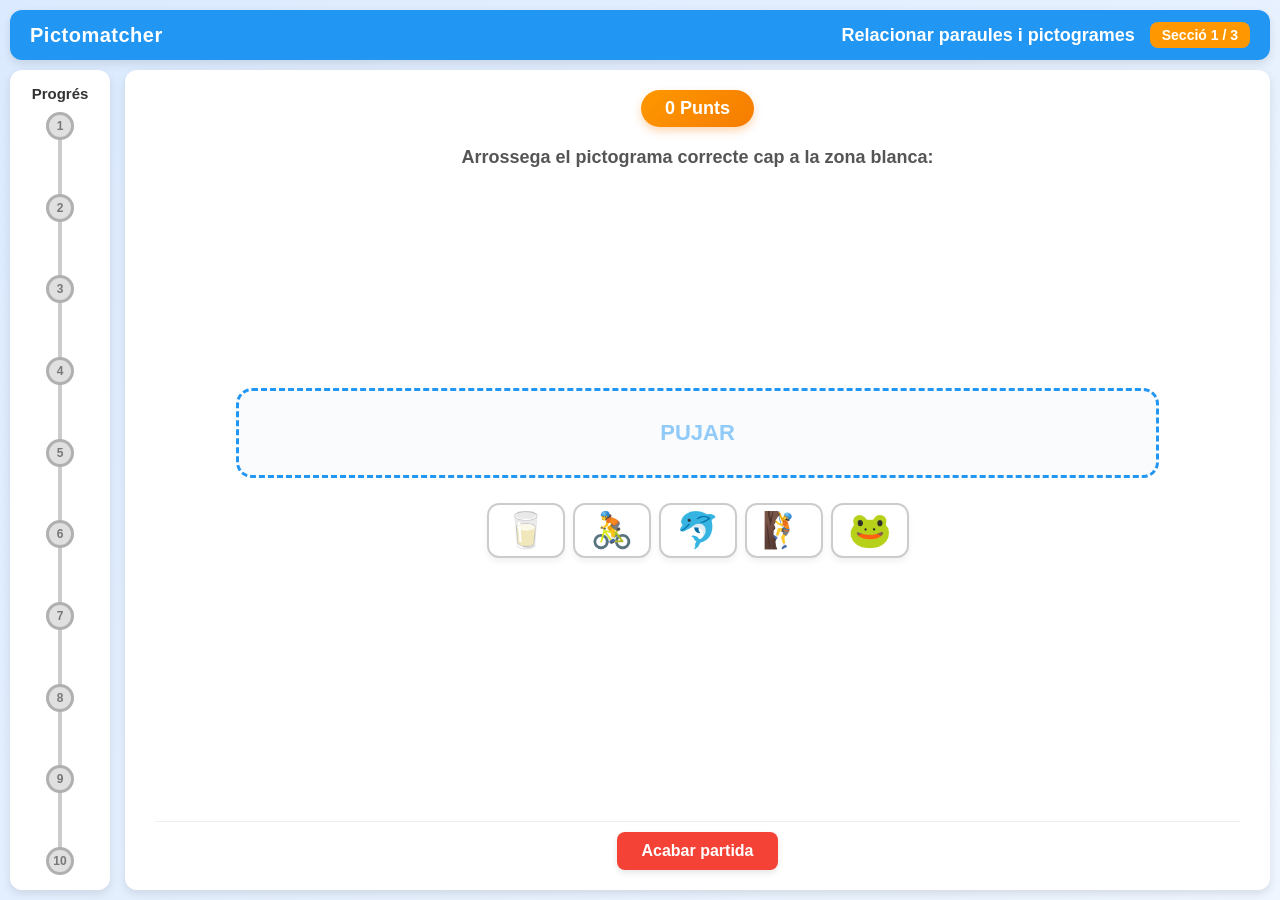
<file: joc1/index.html>
<!DOCTYPE html>
<html lang="ca">

<head>
    <meta charset="UTF-8">
    <meta name="viewport" content="width=device-width,initial-scale=1">
    <title>Pictomatcher</title>
    <link rel="stylesheet" href="../gameStyle.css">
</head>

<body>

    <div class="game-wrapper">
        <div id="phaseHeader" class="phase-header">
            <span id="gameTitle">Pictomatcher</span>
            <div class="right-group">
                <span id="headerTitle">Relacionar paraules i pictogrames</span>
                <span id="sectionBadge" class="section-badge">Secció 1 / 3</span>
            </div>
        </div>

        <div class="main-container">

            <div class="sidebar">
                <h3>Progrés</h3>
                <div id="progressContainer" class="progress-container">
                    <div class="circle" id="c1">1</div>
                    <div class="circle" id="c2">2</div>
                    <div class="circle" id="c3">3</div>
                    <div class="circle" id="c4">4</div>
                    <div class="circle" id="c5">5</div>
                    <div class="circle" id="c6">6</div>
                    <div class="circle" id="c7">7</div>
                    <div class="circle" id="c8">8</div>
                    <div class="circle" id="c9">9</div>
                    <div class="circle" id="c10">10</div>
                </div>
            </div>

            <div class="card">
                <div>
                    <div class="score-badge">
                        <span id="score">0</span>&nbsp;<span id="scoreLabel">Punts</span>
                    </div>
                    <h2 id="question"></h2>
                </div>

                <div id="gameArea" class="game-area">
                    <div id="duoHint" class="duo-sentence-hint" style="display:none;"></div>
                    <div id="targetZone" class="target-zone"></div>
                    <div id="options" class="options"></div>
                </div>

                <div id="msg"></div>

                <div class="exit-container">
                    <button id="actionBtn" class="btn-action" style="display:none;"></button>
                    <button class="btn-exit" onclick="showExitModal()">Acabar partida</button>
                </div>
            </div>

        </div>
    </div>

    <div id="exitModal" class="modal-overlay">
        <div class="modal-box">
            <h1>Alerta!</h1>
            <h2>Estàs segur que vols acabar la partida actual i tornar al menú?</h2>
            <div class="modal-buttons">
                <button class="btn-modal confirm" onclick="redirectToMenu()">Sí, vull sortir</button>
                <button class="btn-modal cancel" onclick="hideExitModal()">Cancel·lar</button>
            </div>
        </div>
    </div>

    <script src="dades.js"></script>

    <script src="script.js"></script>
</body>

</html>
</file>
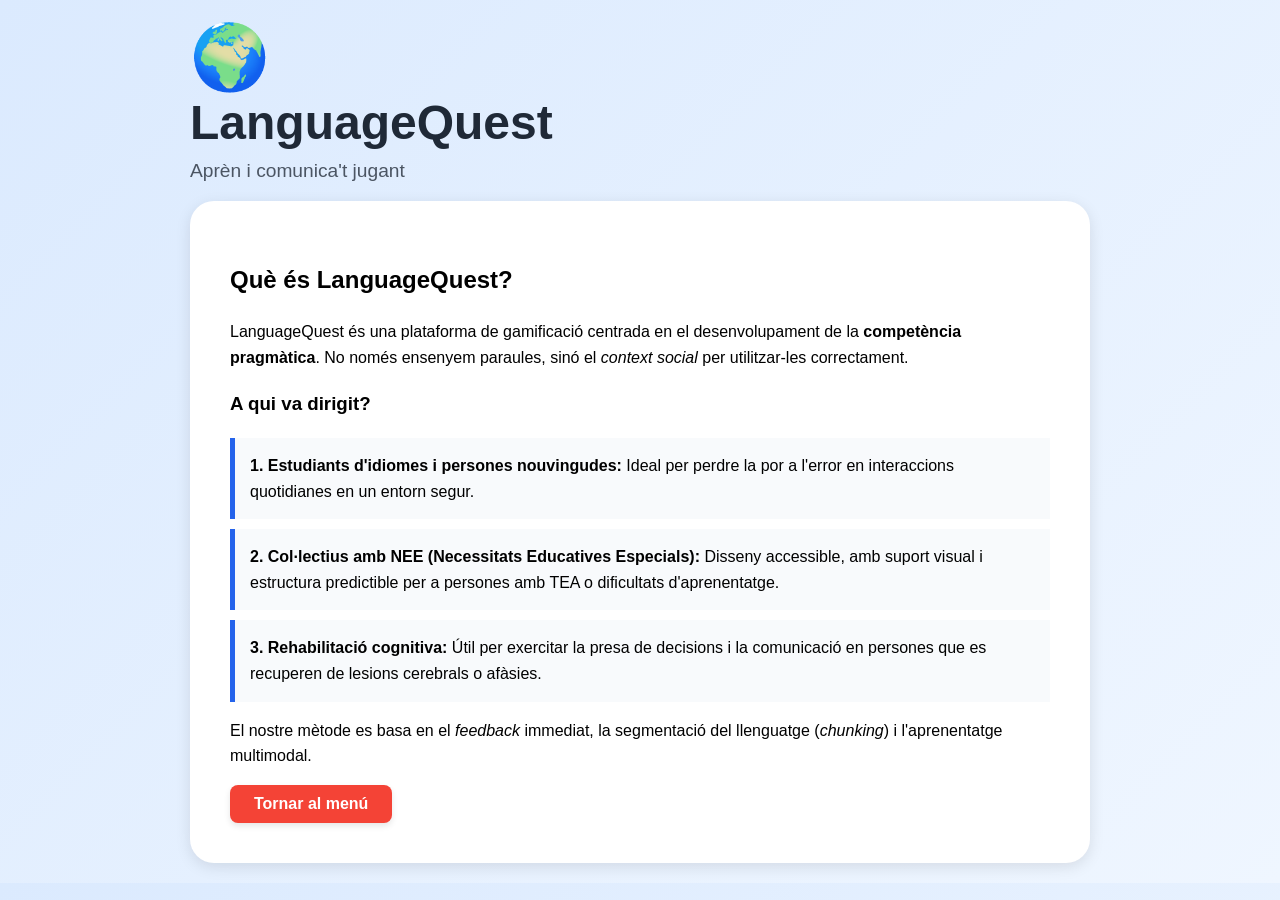
<file: descripció.html>
<!DOCTYPE html>
<html lang="ca">

<head>
    <meta charset="UTF-8">
    <meta name="viewport" content="width=device-width, initial-scale=1.0">
    <title>LanguageQuest | Aprèn i comunica't</title>
    <link rel="stylesheet" href="descriptionStyle.css">
</head>

<body>

    <div class="container">
        <div class="logo">🌍</div>
            <!-- Hem convertit el títol en un enllaç -->
            <a href="menu.html" class="title-link">
                <h1>LanguageQuest</h1>
            </a>
            <p class="subtitle">Aprèn i comunica't jugant</p>

        <section id="descripcio">
            <h2>Què és LanguageQuest?</h2>
            <p>LanguageQuest és una plataforma de gamificació centrada en el desenvolupament de la <strong>competència
                    pragmàtica</strong>. No només ensenyem paraules, sinó el <em>context social</em> per utilitzar-les
                correctament.</p>

            <h3>A qui va dirigit?</h3>
            <div class="public-target">
                <strong>1. Estudiants d'idiomes i persones nouvingudes:</strong> Ideal per perdre la por a l'error en
                interaccions quotidianes en un entorn segur.
            </div>
            <div class="public-target">
                <strong>2. Col·lectius amb NEE (Necessitats Educatives Especials):</strong> Disseny accessible, amb
                suport visual i estructura predictible per a persones amb TEA o dificultats d'aprenentatge.
            </div>
            <div class="public-target">
                <strong>3. Rehabilitació cognitiva:</strong> Útil per exercitar la presa de decisions i la comunicació
                en persones que es recuperen de lesions cerebrals o afàsies.
            </div>

            <p>El nostre mètode es basa en el <em>feedback</em> immediat, la segmentació del llenguatge
                (<em>chunking</em>) i l'aprenentatge multimodal.</p>
            <button class="btn-exit" onClick="window.location.href='menu.html'">Tornar al menú</button>
        </section>

    </div>


</body>

</html>
</file>
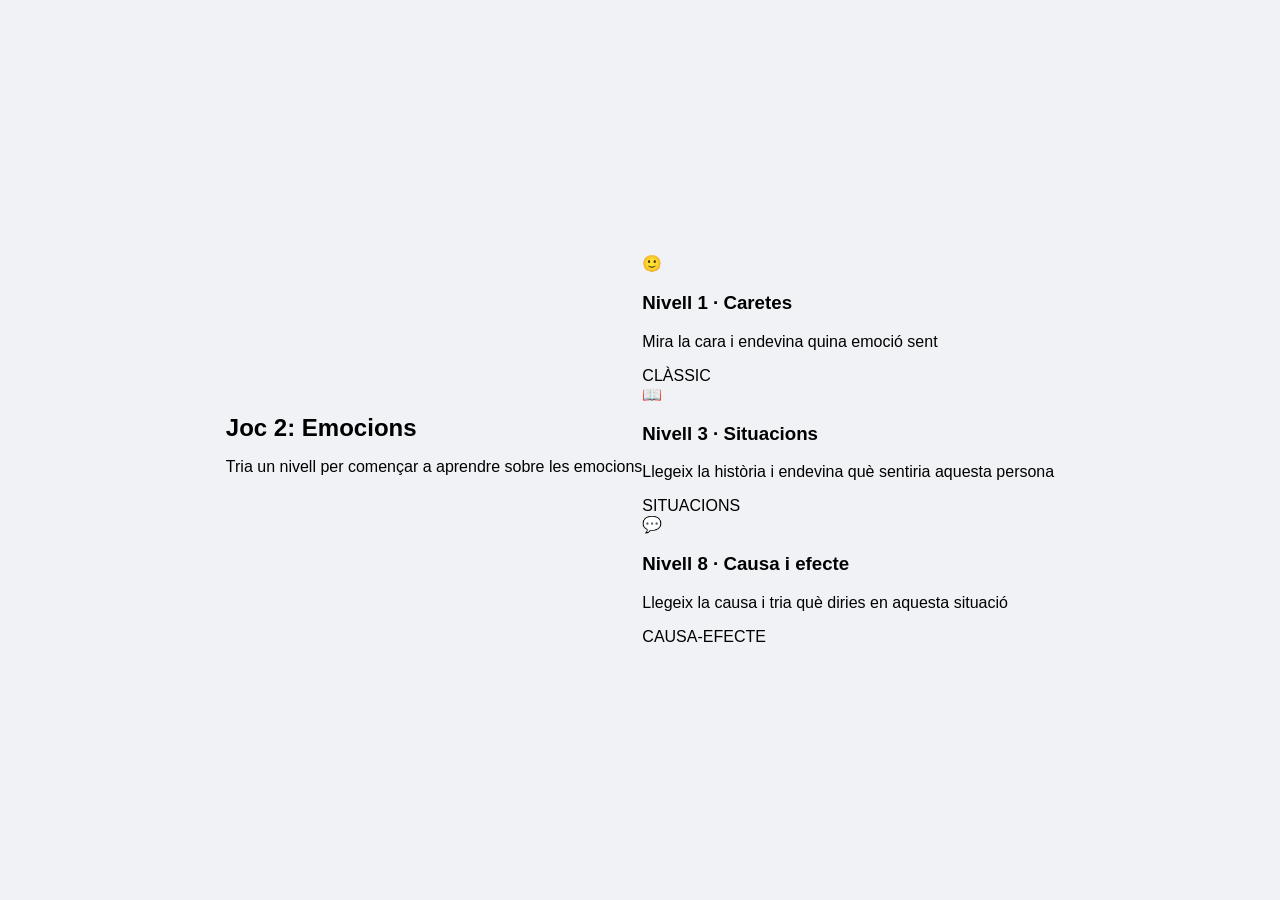
<file: Joc2.html>
<html>

<head>
  <meta charset="UTF-8">
  <title>Joc 2: Emocions</title>
  <link rel="stylesheet" href="estils.css">
</head>

<body>
  <header>
    <h1>Joc 2: Emocions</h1>
    <p id="header-subtitle">Tria un nivell per començar a aprendre sobre les emocions</p>
  </header>

  <div class="scoreboard" id="scoreboard" style="display:none;">
    <span class="pill">⭐ Encerts: <span id="score">0</span></span>
    <span class="pill">🎯 Ronda: <span id="round">1</span> / <span id="total-rounds">8</span></span>
    <span class="pill timer" id="timer-pill" style="display:none;">⏱️ <span id="timer-value">10</span>s</span>
  </div>

  <div class="progress-track" id="progress-track">
    <div class="progress-fill" id="progress-fill"></div>
  </div>

  <div class="progress-track" id="timer-track" style="display:none;">
    <div class="progress-fill timer-fill" id="timer-fill"></div>
  </div>

  <div class="level-select" id="level-select">

    <div class="level-card-select tag-1" data-level="1" tabindex="0" role="button">
      <div class="emoji">🙂</div>
      <h3>Nivell 1 · Caretes</h3>
      <p>Mira la cara i endevina quina emoció sent</p>
      <span class="tag">CLÀSSIC</span>
    </div>

    <div class="level-card-select tag-3" data-level="3" tabindex="0" role="button">
      <div class="emoji">📖</div>
      <h3>Nivell 3 · Situacions</h3>
      <p>Llegeix la història i endevina què sentiria aquesta persona</p>
      <span class="tag">SITUACIONS</span>
    </div>

    <div class="level-card-select tag-8" data-level="8" tabindex="0" role="button">
      <div class="emoji">💬</div>
      <h3>Nivell 8 · Causa i efecte</h3>
      <p>Llegeix la causa i tria què diries en aquesta situació</p>
      <span class="tag">CAUSA-EFECTE</span>
    </div>

  </div>

  <main class="game-card" id="game-card">
    <div class="back-row">
      <button class="back-btn" id="back-btn">◀ Menú de nivells</button>
    </div>

    <p class="prompt" id="prompt">Com es sent aquesta careta?</p>

    <div class="face" id="face" style="display:none;">🙂</div>
    <div class="situation" id="situation" style="display:none;"></div>

    <div class="options" id="options"></div>
    <p class="feedback" id="feedback"></p>
    <button class="next-btn" id="next-btn">Següent ▶</button>
  </main>

  <main class="game-card end-screen" id="end-screen">
    <div class="face" id="end-face">🏆</div>
    <h2 id="end-title">Bon treball!</h2>
    <p id="end-text">N'has encertat X de 8</p>
    <div class="end-buttons">
      <button class="restart-btn" id="restart-btn">Jugar un altra vegada</button>
      <button class="menu-btn" id="menu-btn">Menú de nivells</button>
    </div>
  </main>

  <script src="joc2.js"></script>

</body>

</html>
</file>
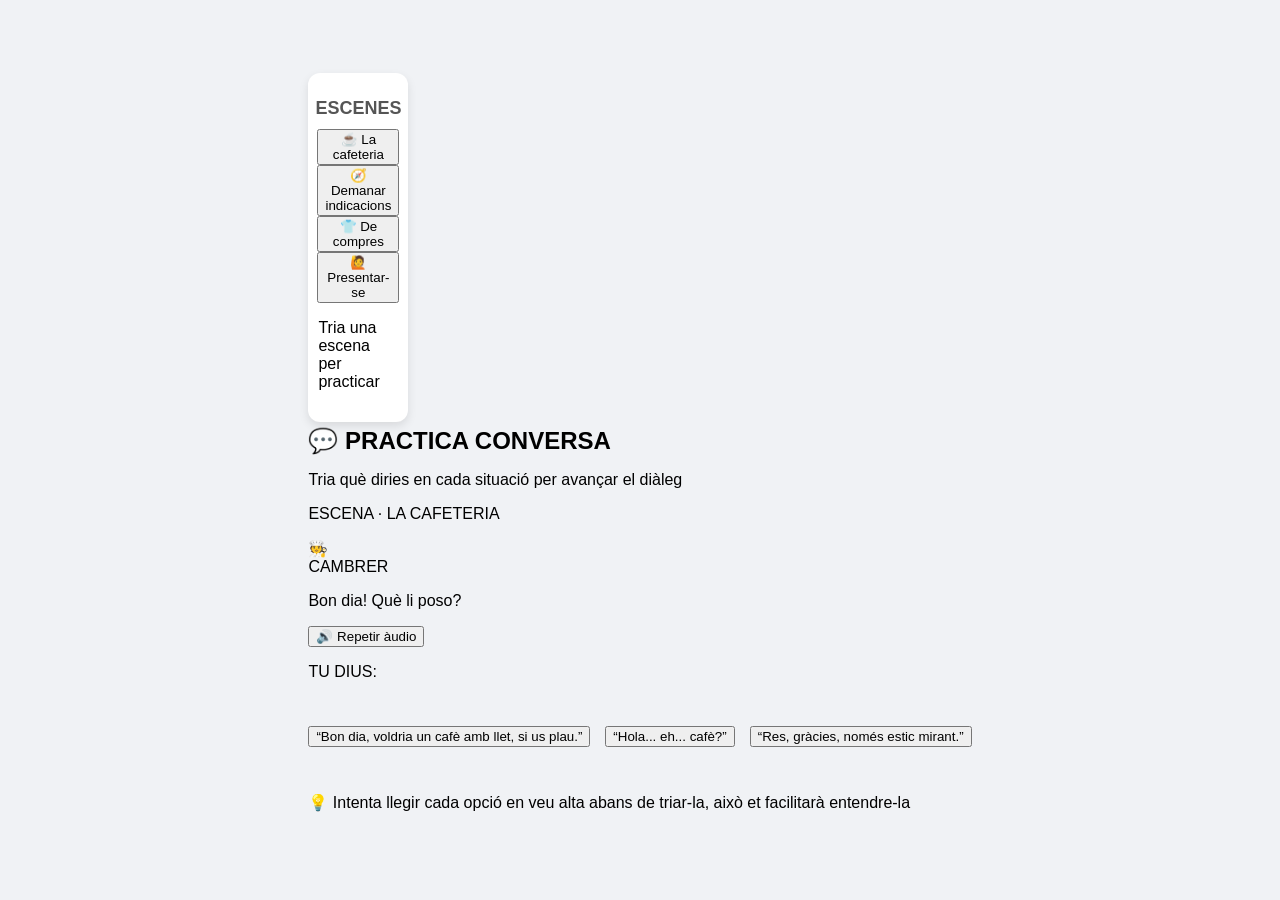
<file: Joc3.html>
<!DOCTYPE html>
<html lang="ca">

<head>
    <meta charset="UTF-8">
    <meta name="viewport" content="width=device-width, initial-scale=1.0">
    <title>Joc 3: Practica Converses</title>
    <link rel="stylesheet" href="estils.css">
</head>

<body>

    <div class="layout">

        <aside class="sidebar">
            <h2>ESCENES</h2>
            <div class="scene-list" id="scene-list">
                <button class="scene-btn active" data-scene="cafeteria">
                    <span class="icon">☕</span>
                    <span>La cafeteria</span>
                    <span class="scene-status"></span>
                </button>
                <button class="scene-btn" data-scene="calle">
                    <span class="icon">🧭</span>
                    <span>Demanar indicacions</span>
                    <span class="scene-status"></span>
                </button>
                <button class="scene-btn" data-scene="tienda">
                    <span class="icon">👕</span>
                    <span>De compres</span>
                    <span class="scene-status"></span>
                </button>
                <button class="scene-btn" data-scene="presentacion">
                    <span class="icon">🙋</span>
                    <span>Presentar-se</span>
                    <span class="scene-status"></span>
                </button>
            </div>
            <p class="sidebar-footer">Tria una escena<br>per practicar</p>
        </aside>

        <main class="main">
            <header>
                <h1 id="page-title">💬 PRACTICA CONVERSA</h1>
                <p>Tria què diries en cada situació per avançar el diàleg</p>
            </header>

            <div class="stage">
                <p class="scene-label" id="scene-label">ESCENA · LA CAFETERIA</p>

                <div class="character">
                    <div class="avatar" id="avatar">🧑‍🍳</div>
                    <span class="character-name" id="character-name">CAMBRER</span>
                </div>

                <div class="dialogue-box">
                    <p class="dialogue-text" id="npc-text">Bon dia! Què li poso?</p>
                </div>

                <div class="speak-row">
                    <button class="speak-btn" id="speak-btn">
                        <span>🔊</span>
                        <span>Repetir àudio</span>
                    </button>
                </div>

                <div id="game-area">
                    <p class="player-label">TU DIUS:</p>
                    <div class="options" id="options"></div>
                </div>

                <div class="end-box" id="end-box" style="display: none;">
                    <div class="emoji" id="end-emoji">☕</div>
                    <h2 id="end-title">Conversa completada!</h2>
                    <p id="end-text">Has demanat el teu cafè amb èxit.</p>
                    <div class="end-buttons">
                        <button class="restart-btn" id="restart-btn">Repetir escena</button>
                        <button class="next-scene-btn" id="next-scene-btn">Següent escena ▶</button>
                    </div>
                </div>

                <p class="hint">💡 Intenta llegir cada opció en veu alta abans de triar-la, això et facilitarà
                    entendre-la</p>
            </div>
        </main>

    </div>

    <script>
        const scenes = {
            cafeteria: {
                title: "ESCENA · LA CAFETERIA",
                icon: "☕",
                tree: {
                    start: {
                        npc: "Bon dia! Què li poso?",
                        character: "CAMBRER", avatar: "🧑‍🍳",
                        options: [
                            { text: "Bon dia, voldria un cafè amb llet, si us plau.", next: "size" },
                            { text: "Hola... eh... cafè?", next: "informal" },
                            { text: "Res, gràcies, només estic mirant.", next: "leaving" }
                        ]
                    },
                    informal: {
                        npc: "Clar, pero recorda: quan demanes alguna cosa, sona millor dir 'si us plau'. Quin tipus de cafè vols?",
                        character: "CAMBRER", avatar: "🧑‍🍳",
                        options: [
                            { text: "Perdó. Un cafè amb llet, si us plau.", next: "size" },
                            { text: "Un normal està bé, gràcies.", next: "size" }
                        ]
                    },
                    size: {
                        npc: "Perfecte. El vol gran o petit?",
                        character: "CAMBRER", avatar: "🧑‍🍳",
                        options: [
                            { text: "Gran, si us plau.", next: "pay" },
                            { text: "Petit està bé.", next: "pay" }
                        ]
                    },
                    pay: {
                        npc: "Aquí té. Són 2 euros amb 50.",
                        character: "CAMBRER", avatar: "🧑‍🍳",
                        options: [
                            { text: "Aquí té, moltes gràcies.", next: "end_success" },
                            { text: "Puc pagar amb targeta?", next: "card" }
                        ]
                    },
                    card: {
                        npc: "Per descomptat! Here té el datàfon.",
                        character: "CAMBRER", avatar: "🧑‍🍳",
                        options: [
                            { text: "Gràcies, que tingui un bon dia.", next: "end_success" }
                        ]
                    },
                    leaving: {
                        npc: "D'acord, que tingui un bon dia!",
                        character: "CAMBRER", avatar: "🧑‍🍳",
                        options: [],
                        end: { emoji: "👋", title: "Conversa curta", text: "Has sortit sense demanar res. Torna-ho a provar i practica demanar un cafè!" }
                    },
                    end_success: {
                        npc: "Aquí té el seu cafè! Que el gaudeixi.",
                        character: "CAMBRER", avatar: "🧑‍🍳",
                        options: [],
                        end: { emoji: "☕", title: "Conversa completada!", text: "Has demanat el teu cafè amb èxit fent servir frases completes i educades. Molt bé!" }
                    }
                }
            },

            calle: {
                title: "ESCENA · DEMANAR INDICACIONS",
                icon: "🧭",
                tree: {
                    start: {
                        npc: "Hola! Et puc ajudar en alguna cosa?",
                        character: "VEÍ", avatar: "🧑",
                        options: [
                            { text: "Hola, disculpa, saps on és la biblioteca?", next: "directions" },
                            { text: "Biblioteca! On?", next: "informal" },
                            { text: "No sé on és la biblioteca.", next: "informal" }
                        ]
                    },
                    informal: {
                        npc: "T'entenc, però intenta preguntar d'una manera més completa: 'Saps on és...?' Què busques?",
                        character: "VEÍ", avatar: "🧑",
                        options: [
                            { text: "Perdona. Saps on és la biblioteca?", next: "directions" },
                            { text: "D'acord, perdó, em podries dir on és la biblioteca?", next: "directions" },
                            { text: "Biblioteca, si us plau.", next: "clarify_informal" }
                        ]
                    },
                    clarify_informal: {
                        npc: "Bé, ara està una mica millor, però intenta demanar-ho de forma més clara i educada.",
                        character: "VEÍ", avatar: "🧑",
                        options: [
                            { text: "Perdona, em podries dir on és la biblioteca?", next: "directions" },
                            { text: "Disculpa, saps si la biblioteca és a prop?", next: "distance" }
                        ]
                    },
                    directions: {
                        npc: "Sí, segueix tot recte i gira a la dreta al segon carrer. Està al costat del parc.",
                        character: "VEÍ", avatar: "🧑",
                        options: [
                            { text: "Moltes gràcies, molt amable!", next: "confirm" },
                            { text: "Està molt lluny d'aquí?", next: "distance" }
                        ]
                    },
                    distance: {
                        npc: "No, no està lluny. Són només cinc minuts caminant recte.",
                        character: "VEÍ", avatar: "🧑",
                        options: [
                            { text: "Perfecte, moltes gràcies per l'ajuda.", next: "confirm" }
                        ]
                    },
                    confirm: {
                        npc: "De res! Que tinguis un molt bon dia!",
                        character: "VEÍ", avatar: "🧑",
                        options: [],
                        end: { emoji: "🧭", title: "Indicacions aconseguides!", text: "Has demanat i entès les indicacions correctament. Genial!" }
                    }
                }
            },

            tienda: {
                title: "ESCENA · DE COMPRES",
                icon: "👕",
                tree: {
                    start: {
                        npc: "Hola! Benvingut a la botiga, busques alguna cosa en especial?",
                        character: "DEPENDENTA", avatar: "🧑‍💼",
                        options: [
                            { text: "Hola, estic buscant una samarreta de talla mitjana.", next: "color" },
                            { text: "Només estic mirant, gràcies.", next: "browsing" }
                        ]
                    },
                    browsing: {
                        npc: "Per descomptat! Si necessites ajuda, aquí estaré.",
                        character: "DEPENDENTA", avatar: "🧑‍💼",
                        options: [
                            { text: "De fet, sí, busco una samarreta mitjana.", next: "color" }
                        ]
                    },
                    color: {
                        npc: "En tenim diverses. Quin color prefereixes?",
                        character: "DEPENDENTA", avatar: "🧑‍💼",
                        options: [
                            { text: "Blau, si us plau.", next: "tryon" },
                            { text: "Quina em recomanes?", next: "recommend" }
                        ]
                    },
                    recommend: {
                        npc: "El verd està molt de moda aquesta temporada.",
                        character: "DEPENDENTA", avatar: "🧑‍💼",
                        options: [
                            { text: "Val, provaré la verda, gràcies.", next: "tryon" }
                        ]
                    },
                    tryon: {
                        npc: "Aquí tens. Els emprovadors són al fons a l'esquerra.",
                        character: "DEPENDENTA", avatar: "🧑‍💼",
                        options: [
                            { text: "Gràcies, me l'aniré a emprovar.", next: "end_success" }
                        ]
                    },
                    end_success: {
                        npc: "Què tal et queda? Te l'emportes?",
                        character: "DEPENDENTA", avatar: "🧑‍💼",
                        options: [],
                        end: { emoji: "🛍️", title: "Compra completada!", text: "Has demanat ajuda i triat un producte amb frases clares. Molt ben fet!" }
                    }
                }
            },

            presentacion: {
                title: "ESCENA · PRESENTAR-SE",
                icon: "🙋",
                tree: {
                    start: {
                        npc: "Hola! Sóc Marta, encantada. Com et dius?",
                        character: "MARTA", avatar: "👩",
                        options: [
                            { text: "Hola Marta, encantat/da, em dic Alex.", next: "from" },
                            { text: "Alex.", next: "informal" }
                        ]
                    },
                    informal: {
                        npc: "Hola Alex! Una manera més completa de respondre seria: 'Em dic Alex, encantat/da'. D'on ets?",
                        character: "MARTA", avatar: "👩",
                        options: [
                            { text: "Tens raó, gràcies. Sóc d'Espanya.", next: "from_done" }
                        ]
                    },
                    from: {
                        npc: "Encantada, Alex! D'on ets?",
                        character: "MARTA", avatar: "👩",
                        options: [
                            { text: "Sóc d'Espanya, i tu?", next: "from_done" }
                        ]
                    },
                    from_done: {
                        npc: "Jo sóc d'Argentina. A què et dediques?",
                        character: "MARTA", avatar: "👩",
                        options: [
                            { text: "Estic estudiant idiomes, m'encanta aprendre.", next: "end_success" },
                            { text: "Treballo, però també estudio a les tardes.", next: "end_success" }
                        ]
                    },
                    end_success: {
                        npc: "Que interessant! Ha estat un plaer parlar amb tu.",
                        character: "MARTA", avatar: "👩",
                        options: [],
                        end: { emoji: "🤝", title: "Presentació completada!", text: "Has mantingut una conversa de presentació natural i educada. Excel·lent!" }
                    }
                }
            }
        };

        const sceneOrder = ["cafeteria", "calle", "tienda", "presentacion"];
        let currentScene = "cafeteria";

        // Elements del DOM
        const npcText = document.getElementById("npc-text");
        const optionsEl = document.getElementById("options");
        const gameArea = document.getElementById("game-area");
        const endBox = document.getElementById("end-box");
        const endEmoji = document.getElementById("end-emoji");
        const endTitle = document.getElementById("end-title");
        const endText = document.getElementById("end-text");
        const restartBtn = document.getElementById("restart-btn");
        const nextSceneBtn = document.getElementById("next-scene-btn");
        const avatarEl = document.getElementById("avatar");
        const characterNameEl = document.getElementById("character-name");
        const sceneLabel = document.getElementById("scene-label");
        const sceneButtons = document.querySelectorAll(".scene-btn");
        const speakBtn = document.getElementById("speak-btn");

        // ===== Síntesis de veu =====
        let availableVoices = [];

        function loadVoices() {
            availableVoices = window.speechSynthesis.getVoices().filter(v => v.lang.startsWith("ca"));
        }
        loadVoices();
        if ('speechSynthesis' in window) {
            window.speechSynthesis.onvoiceschanged = loadVoices;
        }

        function applyVoice(utterance, role) {
            if (availableVoices.length > 1) {
                utterance.voice = role === "npc" ? availableVoices[0] : availableVoices[1];
            } else if (availableVoices.length === 1) {
                utterance.voice = availableVoices[0];
            }
            utterance.lang = "ca-ES";
            utterance.rate = 0.95;
            utterance.pitch = role === "npc" ? 1 : 1.2;
        }

        function speakQueue(texts, role, onDone) {
            let index = 0;
            function speakNext() {
                if (index >= texts.length) {
                    if (onDone) onDone();
                    return;
                }
                const utterance = new SpeechSynthesisUtterance(texts[index]);
                applyVoice(utterance, role);
                utterance.onend = () => {
                    index++;
                    speakNext();
                };
                window.speechSynthesis.speak(utterance);
            }
            speakNext();
        }

        function speakScene() {
            if (!('speechSynthesis' in window)) return;

            window.speechSynthesis.cancel();
            speakBtn.classList.add("speaking");

            speakQueue([npcText.textContent], "npc", () => {
                if (gameArea.style.display !== "none") {
                    const optionButtons = optionsEl.querySelectorAll(".option");
                    const optionTexts = ["Les teves opcions són:"];
                    optionButtons.forEach((btn, i) => {
                        optionTexts.push("Opció " + (i + 1) + ": " + btn.textContent.replace(/[“”]/g, ""));
                    });
                    speakQueue(optionTexts, "options", () => {
                        speakBtn.classList.remove("speaking");
                    });
                } else {
                    speakBtn.classList.remove("speaking");
                }
            });
        }

        speakBtn.addEventListener("click", speakScene);

        function renderNode(nodeId) {
            window.speechSynthesis.cancel();
            speakBtn.classList.remove("speaking");

            const tree = scenes[currentScene].tree;
            const node = tree[nodeId];

            npcText.style.animation = "none";
            requestAnimationFrame(() => { npcText.style.animation = "fadeIn 0.3s ease"; });

            npcText.textContent = node.npc;
            avatarEl.textContent = node.avatar;
            characterNameEl.textContent = node.character;

            if (node.end) {
                gameArea.style.display = "none";
                endBox.style.display = "block";
                endEmoji.textContent = node.end.emoji;
                endTitle.textContent = node.end.title;
                endText.textContent = node.end.text;

                const btn = document.querySelector(`.scene-btn[data-scene="${currentScene}"]`);
                if (btn) btn.classList.add("completed");

                const idx = sceneOrder.indexOf(currentScene);
                nextSceneBtn.style.display = (idx < sceneOrder.length - 1) ? "inline-block" : "none";

                if ('speechSynthesis' in window) {
                    window.speechSynthesis.cancel();
                    speakBtn.classList.add("speaking");
                    speakQueue([npcText.textContent], "npc", () => speakBtn.classList.remove("speaking"));
                }
                return;
            }

            gameArea.style.display = "block";
            endBox.style.display = "none";

            optionsEl.innerHTML = "";
            node.options.forEach(opt => {
                const btn = document.createElement("button");
                btn.className = "option";
                btn.textContent = "“" + opt.text + "”";
                btn.addEventListener("click", () => renderNode(opt.next));
                optionsEl.appendChild(btn);
            });

            speakScene();
        }

        function loadScene(sceneId) {
            currentScene = sceneId;
            sceneLabel.textContent = scenes[sceneId].title;

            sceneButtons.forEach(btn => {
                btn.classList.toggle("active", btn.dataset.scene === sceneId);
            });

            renderNode("start");
        }

        sceneButtons.forEach(btn => {
            btn.addEventListener("click", () => loadScene(btn.dataset.scene));
        });

        restartBtn.addEventListener("click", () => renderNode("start"));

        nextSceneBtn.addEventListener("click", () => {
            const idx = sceneOrder.indexOf(currentScene);
            if (idx < sceneOrder.length - 1) {
                loadScene(sceneOrder[idx + 1]);
            }
        });

        loadScene("cafeteria");
    </script>

</body>

</html>
</file>
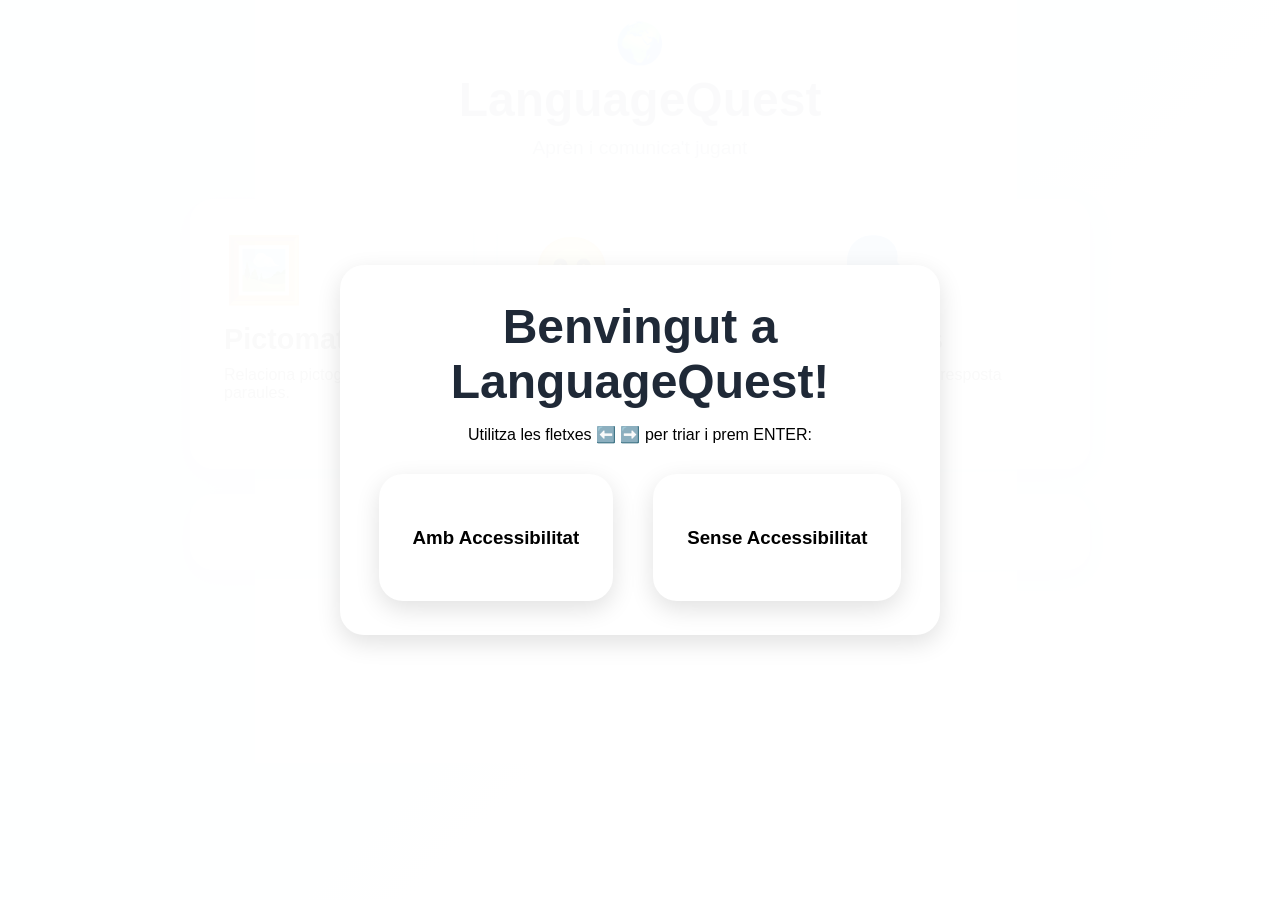
<file: menu.html>
<!DOCTYPE html>
<html lang="ca">

<head>
    <meta charset="UTF-8">
    <meta name="viewport" content="width=device-width, initial-scale=1.0">
    <title>LanguageQuest</title>
    <link rel="stylesheet" href="menuStyle.css">
    <script src="audio_map.js"></script>
</head>

<body>

    <div id="welcome-screen" class="welcome-overlay" style="display: none;">
        <div class="welcome-content game-card">
            <h1>Benvingut a LanguageQuest!</h1>
            <p>Utilitza les fletxes ⬅️ ➡️ per triar i prem ENTER:</p>
            <div class="welcome-options">
                <div id="acc-yes" class="game-card" tabindex="0" data-audio="ambaccessibilitat">
                    <h3>Amb Accessibilitat</h3>
                </div>
                <div id="acc-no" class="game-card" tabindex="0" data-audio="senseaccessibilitat">
                    <h3>Sense Accessibilitat</h3>
                </div>
            </div>
        </div>
    </div>

    <div class="container">
        <header>
            <div class="logo-small">🌍</div>
            <a href="descripció.html" class="title-link" tabindex="0" data-audio="descripció">
                <h1>LanguageQuest</h1>
            </a>
            <p class="subtitle">Aprèn i comunica't jugant</p>
        </header>

        <nav class="menu" aria-label="Selecció de jocs">
            <a href="joc1/index.html" class="game-card" tabindex="0" data-audio="pictomatcher">
                <div class="game-icon" aria-hidden="true">🖼️</div>
                <div class="game-title">Pictomatcher</div>
                <div class="game-description">Relaciona pictogrames amb paraules.</div>
            </a>
            <a href="joc2.html" class="game-card" tabindex="0" data-audio="troba_les_emocions">
                <div class="game-icon" aria-hidden="true">😄</div>
                <div class="game-title">Troba les emocions</div>
                <div class="game-description">Construeix frases amb emocions.</div>
            </a>
            <a href="joc3.html" class="game-card" tabindex="0" data-audio="diàlegs">
                <div class="game-icon" aria-hidden="true">🗣️</div>
                <div class="game-title">Diàlegs</div>
                <div class="game-description">Selecciona la resposta adequada.</div>
            </a>
        </nav>

        <a id="btn-accessibility" class="settings-full-btn" tabindex="0" data-audio="configuració">⚙️ Configurar
            Accessibilitat</a>
    </div>

    <script src="scriptMenú.js" defer></script>
</body>

</html>
</file>
<file: gameStyle.css>
/* --- ESTILS GENERALS COMPARTITS --- */
html,
body {
    height: 100%;
    margin: 0;
    padding: 0;
    overflow: hidden;
    font-family: Arial, sans-serif;
    background: linear-gradient(135deg, #dbeafe, #eff6ff);
    user-select: none;
    width: 100%;
    height: 100%;
    display: flex;
    justify-content: center;
    align-items: center;
}

.game-wrapper {
    display: flex;
    flex-direction: column;
    width: 100vw;
    /* Ocupa tota l'amplada de la finestra */
    height: 100vh;
    /* També ho pots posar al 100% de l'alçada */
    padding: 10px;
    /* Marge petit perquè no toqui les vores */
    gap: 10px;
    box-sizing: border-box;
    /* Important perquè el padding no trenqui l'amplada */
}

.phase-header {
    background: #2196F3;
    color: white;
    padding: 12px 20px;
    /* Una mica més d'espai lateral */
    border-radius: 12px;
    display: flex;
    justify-content: space-between;
    /* Separa joc del grup dret */
    align-items: center;
    font-size: 18px;
    font-weight: bold;
    box-shadow: 0 4px 10px rgba(0, 0, 0, 0.1);
    flex-shrink: 0;
}

#gameTitle {
    font-size: 20px;
    letter-spacing: 0.5px;
}

.right-group {
    display: flex;
    align-items: center;
    gap: 15px;
    /* Espai entre el títol de la secció i la badge taronja */
}

.section-badge {
    background: #FF9800;
    padding: 5px 12px;
    border-radius: 8px;
    font-size: 14px;
    white-space: nowrap;
}

/* Estils per indicar encert/error al target-zone */
.target-zone.correct-bg {
    background-color: #c8e6c9 !important;
    border-color: #4caf50 !important;
}

.target-zone.wrong-bg {
    background-color: #ffcdd2 !important;
    border-color: #f44336 !important;
}

.main-container {
    display: flex;
    flex-direction: row;
    gap: 15px;
    flex: 1;
    min-height: 0;
}

.card {
    flex: 1;
    background: white;
    padding: 20px 30px;
    border-radius: 12px;
    box-shadow: 0 4px 10px rgba(0, 0, 0, 0.1);
    text-align: center;
    display: flex;
    flex-direction: column;
    justify-content: space-between;
    box-sizing: border-box;
}

h1 {
    font-size: 24px;
    margin: 5px 0;
}

h2 {
    font-size: 18px;
    margin: 10px 0;
    color: #555;
}

.prompt {
    font-size: 18px;
    margin: 10px 0;
    color: #555;
}

/* --- BARRA LATERAL (IDÈNTICA PER AMBDÓS) --- */
.sidebar {
    width: 100px;
    background: white;
    padding: 15px 10px;
    border-radius: 12px;
    box-shadow: 0 4px 10px rgba(0, 0, 0, 0.1);
    display: flex;
    flex-direction: column;
    align-items: center;
    position: relative;
    box-sizing: border-box;
}

.sidebar h3 {
    margin-top: 0;
    font-size: 15px;
    color: #333;
    margin-bottom: 10px;
    z-index: 2;
    flex-shrink: 0;
}

.progress-container {
    display: flex;
    flex-direction: column;
    justify-content: space-between;
    align-items: center;
    position: relative;
    width: 100%;
    flex: 1;
}

.progress-container::before {
    content: "";
    position: absolute;
    top: 15px;
    bottom: 15px;
    width: 4px;
    background-color: #ccc;
    left: 50%;
    transform: translateX(-50%);
    z-index: 1;
}

.circle {
    width: 28px;
    height: 28px;
    border-radius: 50%;
    background-color: #e0e0e0;
    border: 3px solid #b0b0b0;
    display: flex;
    align-items: center;
    justify-content: center;
    font-size: 12px;
    font-weight: bold;
    color: #777;
    z-index: 2;
    transition: all 0.3s ease;
    box-sizing: border-box;
}

.circle.correct {
    background-color: #4CAF50;
    border-color: #388E3C;
    color: white;
}

.circle.incorrect {
    background-color: #F44336;
    border-color: #D32F2F;
    color: white;
}

/* --- MARCADOR TARONJA --- */
.score-badge {
    display: inline-flex;
    align-items: center;
    background: linear-gradient(135deg, #FF9800, #F57C00);
    color: white;
    padding: 8px 24px;
    border-radius: 20px;
    font-size: 18px;
    font-weight: bold;
    box-shadow: 0 4px 8px rgba(245, 124, 0, 0.3);
    margin-bottom: 10px;
}

/* --- ÀREA DE CONTINGUT DINÀMIC --- */
.game-area {
    display: flex;
    flex-direction: column;
    gap: 15px;
    flex: 1;
    justify-content: center;
    align-items: center;
    width: 100%;
    height: 100%;
    /* Força l'alineació vertical a l'espai central */
}

/* --- DISSENY ESPECÍFIC DEL JOC 1 (ARROSSEGAR / DUOLINGO) --- */
.duo-sentence-hint {
    font-size: 20px;
    font-weight: bold;
    color: #1565C0;
    background-color: #E3F2FD;
    padding: 10px 20px;
    border-radius: 12px;
    border: 1px dashed #90CAF9;
    margin-bottom: 5px;
}

.target-zone {
    width: 85%;
    min-height: 90px;
    border: 3px dashed #2196F3;
    background-color: #f9fbfd;
    border-radius: 16px;
    display: flex;
    flex-direction: row;
    justify-content: center;
    align-items: center;
    flex-wrap: wrap;
    gap: 12px;
    padding: 12px;
    box-sizing: border-box;
}

.target-label {
    font-size: 22px;
    font-weight: bold;
    color: #90CAF9;
}

.target-label-pic {
    font-size: 45px;
}

.drag-item {
    cursor: grab;
    padding: 10px 20px;
    border-radius: 12px;
    border: 2px solid #ccc;
    background: white;
    box-shadow: 0 4px 6px rgba(0, 0, 0, 0.05);
    font-weight: bold;
    display: inline-block;

    animation: pop 0.35s ease;
}

.drag-item {
    transition:
        transform 0.2s ease,
        box-shadow 0.2s ease,
        border-color 0.2s ease;
}

@keyframes successPulse {
    0% {
        transform: scale(1);
    }

    30% {
        transform: scale(1.04);
    }

    60% {
        transform: scale(0.98);
    }

    100% {
        transform: scale(1);
    }
}

@keyframes shake {

    0%,
    100% {
        transform: translateX(0);
    }

    20% {
        transform: translateX(-8px);
    }

    40% {
        transform: translateX(8px);
    }

    60% {
        transform: translateX(-6px);
    }

    80% {
        transform: translateX(6px);
    }
}

.target-zone.wrong-bg {
    background-color: #ffcdd2 !important;
    border-color: #f44336 !important;
    animation: shake 0.5s ease;
}

.circle.correct,
.circle.incorrect {
    animation: popCircle 0.4s ease;
}

@keyframes popCircle {
    0% {
        transform: scale(0);
    }

    70% {
        transform: scale(1.25);
    }

    100% {
        transform: scale(1);
    }
}

.score-badge.bump {
    animation: scoreBump 0.4s ease;
}

@keyframes scoreBump {
    0% {
        transform: scale(1);
    }

    50% {
        transform: scale(1.15);
    }

    100% {
        transform: scale(1);
    }
}

.card {
    transition: opacity 0.25s ease;
}

.card.fade-out {
    opacity: 0;
}

@keyframes trophy {

    0% {
        transform: scale(0);
        opacity: 0;
    }

    60% {
        transform: scale(1.2);
    }

    100% {
        transform: scale(1);
        opacity: 1;
    }
}

.final-message {
    animation: trophy 0.8s ease;
}

.target-zone.correct-bg {
    background-color: #c8e6c9 !important;
    border-color: #4caf50 !important;
    animation: successPulse 0.6s ease;
}

.drag-item:hover {
    transform: translateY(-4px);
    box-shadow: 0 8px 14px rgba(0, 0, 0, 0.12);
    border-color: #2196F3;
}

.drag-item.dragging {
    transform: scale(1.1);
    opacity: 0.8;
    box-shadow: 0 12px 25px rgba(0, 0, 0, 0.2);
}

.drag-item:active {
    cursor: grabbing;
}

.item-pic {
    font-size: 35px;
    padding: 5px 15px;
}

.item-word {
    font-size: 18px;
    color: #333;
}

.options {
    display: flex;
    flex-wrap: wrap;
    /* Permet que saltin de línia */
    justify-content: center;
    /* Els centra horitzontalment */
    align-items: center;
    gap: 8px;
    /* Controla l'espai entre ells (fes-lo més petit si vols) */
    width: 100%;
    padding: 10px;
    box-sizing: border-box;
}

/* --- DISSENY ESPECÍFIC DEL JOC 2 (EMOCIONS / GRID BOTONS) --- */
.face {
    font-size: 5rem;
    margin: 10px 0;
    line-height: 1;
    display: inline-block;
}

.options-grid {
    display: grid;
    grid-template-columns: 1fr 1fr;
    gap: 5px;
    max-width: 400px;
    width: 100%;
    max-width: 80px;
    /* Ajusta segons la mida que vulguis per als pictogrames */
    aspect-ratio: 1 / 1;
    display: flex;
    justify-content: center;
    align-items: center;
}

.option-btn {
    background-color: #ffffff;
    border: 2px solid #ccc;
    border-radius: 12px;
    padding: 14px 10px;
    font-size: 16px;
    font-weight: bold;
    color: #444;
    cursor: pointer;
    transition: all 0.2s ease;
}

.option-btn:hover:not(.disabled) {
    background-color: #f9fbfd;
    border-color: #2196F3;
    color: #2196F3;
    transform: translateY(-2px);
}

.option-btn.disabled {
    pointer-events: none;
}

.option-btn.correct {
    background-color: #c6f6d5 !important;
    border-color: #48bb78 !important;
    color: #22543d !important;
}

.option-btn.wrong {
    background-color: #fed7d7 !important;
    border-color: #f56565 !important;
    color: #742a2a !important;
}

/* --- COMMUTADORS DE PANTALLES I NOTIFICACIONS --- */
.feedback {
    min-height: 24px;
    font-weight: bold;
    font-size: 18px;
    margin: 5px 0;
}

#msg {
    min-height: 24px;
    font-weight: bold;
    font-size: 20px;
    margin: 5px 0;
}

/* --- SECCIÓ INFERIOR DE BOTONS --- */
.exit-container {
    display: flex;
    flex-direction: column;
    align-items: center;
    gap: 10px;
    margin-top: 10px;
    border-top: 1px solid #eee;
    padding-top: 10px;
    flex-shrink: 0;
}

.btn-action {
    background-color: #4CAF50;
    color: white;
    border: none;
    padding: 10px 24px;
    font-size: 16px;
    font-weight: bold;
    border-radius: 8px;
    cursor: pointer;
    box-shadow: 0 3px 6px rgba(0, 0, 0, 0.1);
}

.btn-action:hover {
    background-color: #43A047;
}

/* Modifica la classe .btn-exit */
.btn-exit {
    background-color: #f44336;
    /* Color vermell d'alerta */
    color: white;
    border: none;
    padding: 10px 24px;
    font-size: 16px;
    font-weight: bold;
    border-radius: 8px;
    cursor: pointer;
    box-shadow: 0 3px 6px rgba(0, 0, 0, 0.1);
    transition: background 0.2s;
}

.btn-exit:hover {
    background-color: #d32f2f;
}

/* --- FINESTRES MODALS D'ALERTA --- */
.modal-overlay {
    position: fixed;
    top: 0;
    left: 0;
    width: 100%;
    height: 100%;
    background-color: rgba(0, 0, 0, 0.5);
    display: flex;
    justify-content: center;
    align-items: center;
    z-index: 10;
    opacity: 0;
    pointer-events: none;
    transition: opacity 0.3s ease;
}

.modal-overlay.active {
    opacity: 1;
    pointer-events: auto;
}

.modal-box {
    background: white;
    padding: 25px;
    border-radius: 12px;
    text-align: center;
    max-width: 380px;
    width: 90%;
    transform: scale(0.8);
    transition: transform 0.3s ease;
}

.modal-overlay.active .modal-box {
    transform: scale(1);
}

.modal-buttons {
    display: flex;
    justify-content: center;
    gap: 15px;
    margin-top: 20px;
}

.btn-modal {
    padding: 10px 20px;
    font-size: 14px;
    font-weight: bold;
    border-radius: 8px;
    cursor: pointer;
    border: none;
}

.btn-modal.confirm {
    background-color: #F44336;
    color: white;
}

.btn-modal.cancel {
    background-color: #e0e0e0;
    color: #333;
}

/* --- ANIMACIONS --- */
@keyframes pop {
    0% {
        transform: scale(0.6);
        opacity: 0;
    }

    80% {
        transform: scale(1.1);
    }

    100% {
        transform: scale(1);
        opacity: 1;
    }
}

/* ========================= */
/* JOC 3 - CONVERSES */
/* ========================= */

.dialogue-box {
    width: 85%;
    min-height: 120px;
    padding: 20px;
    border-radius: 16px;
    background: #f9fbfd;
    border: 3px solid #2196F3;
    box-sizing: border-box;
    text-align: center;
}

.dialogue-text {
    font-size: 22px;
    color: #333;
    margin: 0;
}

.character {
    display: flex;
    flex-direction: column;
    align-items: center;
    gap: 8px;
}

.avatar {
    font-size: 5rem;
}

.character-name {
    font-size: 18px;
    font-weight: bold;
    color: #555;
}

.scene-list {
    display: flex;
    flex-direction: column;
    gap: 10px;
    width: 100%;
}

.scene-btn {
    border: 2px solid #ccc;
    border-radius: 12px;
    background: white;
    padding: 10px;
    cursor: pointer;
    font-weight: bold;
    transition: .2s;
}

.scene-btn:hover {
    border-color: #2196F3;
}

.scene-btn.active {
    background: #E3F2FD;
    border-color: #2196F3;
}

.scene-btn.completed {
    background: #C8E6C9;
    border-color: #4CAF50;
}

.speak-btn {
    background-color: #2196F3;
    color: white;
    border: none;
    padding: 10px 20px;
    border-radius: 8px;
    cursor: pointer;
    font-weight: bold;
}

.speak-btn:hover {
    background-color: #1976D2;
}

.end-box {
    text-align: center;
}

.end-box .emoji {
    font-size: 5rem;
}

.hint {
    color: #666;
    font-size: 14px;
    margin-top: 15px;
}
</file>
<file: descriptionStyle.css>
:root {
    --primary: #2563eb;
    --secondary: #10b981;
    --text: #1f2937;
    --card: #ffffff;
}

* {
    box-sizing: border-box;
    scroll-behavior: smooth;
}

body {
    margin: 0;
    padding: 20px;
    font-family: Arial, sans-serif;
    background: linear-gradient(135deg, #dbeafe, #eff6ff);
    display: flex;
    justify-content: center;
}

.container {
    width: 100%;
    max-width: 900px;
}

header {
    text-align: center;
    margin-bottom: 40px;
}

.logo {
    font-size: 4rem;
}

h1 {
    font-size: 3rem;
    color: var(--text);
}

.menu {
    display: grid;
    grid-template-columns: repeat(auto-fit, minmax(280px, 1fr));
    gap: 25px;
    margin-bottom: 40px;
}

.game-card {
    background: var(--card);
    border-radius: 24px;
    padding: 30px;
    box-shadow: 0 8px 25px rgba(0, 0, 0, .1);
    text-decoration: none;
    color: inherit;
    transition: .3s;
}

.game-card:hover {
    transform: translateY(-6px);
    border: 2px solid var(--primary);
}

.btn-info {
    background: #6b7280;
    color: white;
    padding: 15px 30px;
    border-radius: 12px;
    text-decoration: none;
    font-weight: bold;
    display: inline-block;
}

.subtitle {
    font-size: 1.2rem;
    color: #4b5563;
    margin-top: 10px;
}

/* Secció de descripció detallada */
#descripcio {
    background: white;
    padding: 40px;
    border-radius: 24px;
    box-shadow: 0 4px 15px rgba(0, 0, 0, 0.1);
    line-height: 1.6;
}

.public-target {
    background: #f8fafc;
    padding: 15px;
    border-left: 5px solid var(--primary);
    margin: 10px 0;
}

.btn-exit {
    background-color: #f44336;
    /* Color vermell d'alerta */
    color: white;
    border: none;
    padding: 10px 24px;
    font-size: 16px;
    font-weight: bold;
    border-radius: 8px;
    cursor: pointer;
    box-shadow: 0 3px 6px rgba(0, 0, 0, 0.1);
    transition: background 0.2s;
}

.btn-exit:hover {
    background-color: #d32f2f;
}

.title-link {
    text-decoration: none;
    color: inherit;
    display: inline-block;
    transition: transform 0.3s ease; /* Suavitzat de l'animació */
}

.title-link:hover {
    transform: scale(1.05);
}

.title-link h1 {
    margin: 0;
}
</file>
<file: estils.css>
/* --- ESTILS GENERALS COMPARTITS --- */
html, body {
    height: 100%;
    margin: 0;
    padding: 0;
    overflow: hidden; 
    font-family: Arial, sans-serif;
    background-color: #f0f2f5;
    user-select: none;
}

body {
    display: flex;
    justify-content: center;
    align-items: center;
}

.game-wrapper {
    display: flex;
    flex-direction: column;
    width: 95vw;
    max-width: 900px;
    height: 92vh; 
    gap: 10px;
    box-sizing: border-box;
}

.phase-header {
    background: #2196F3;
    color: white;
    padding: 12px;
    border-radius: 12px;
    text-align: center;
    font-size: 18px;
    font-weight: bold;
    box-shadow: 0 4px 10px rgba(0,0,0,0.1);
    flex-shrink: 0; 
}

.main-container {
    display: flex;
    flex-direction: row; 
    gap: 15px;
    flex: 1; 
    min-height: 0; 
}

.card {
    flex: 1;
    background: white;
    padding: 20px 30px;
    border-radius: 12px;
    box-shadow: 0 4px 10px rgba(0,0,0,0.1);
    text-align: center;
    display: flex;
    flex-direction: column;
    justify-content: space-between; 
    box-sizing: border-box;
}

h1 { font-size: 24px; margin: 5px 0; }
h2 { font-size: 18px; margin: 10px 0; color: #555; }
.prompt { font-size: 18px; margin: 10px 0; color: #555; }

/* --- BARRA LATERAL (IDÈNTICA PER AMBDÓS) --- */
.sidebar {
    width: 100px;
    background: white;
    padding: 15px 10px;
    border-radius: 12px;
    box-shadow: 0 4px 10px rgba(0,0,0,0.1);
    display: flex;
    flex-direction: column;
    align-items: center;
    position: relative;
    box-sizing: border-box;
}

.sidebar h3 {
    margin-top: 0;
    font-size: 15px;
    color: #333;
    margin-bottom: 10px;
    z-index: 2;
    flex-shrink: 0;
}

.progress-container {
    display: flex;
    flex-direction: column;
    justify-content: space-between; 
    align-items: center;
    position: relative;
    width: 100%;
    flex: 1; 
}

.progress-container::before {
    content: "";
    position: absolute;
    top: 15px;
    bottom: 15px;
    width: 4px;
    background-color: #ccc;
    left: 50%;
    transform: translateX(-50%);
    z-index: 1;
}

.circle {
    width: 28px;
    height: 28px;
    border-radius: 50%;
    background-color: #e0e0e0;
    border: 3px solid #b0b0b0;
    display: flex;
    align-items: center;
    justify-content: center;
    font-size: 12px;
    font-weight: bold;
    color: #777;
    z-index: 2;
    transition: all 0.3s ease;
    box-sizing: border-box;
}

.circle.correct {
    background-color: #4CAF50;
    border-color: #388E3C;
    color: white;
}

.circle.incorrect {
    background-color: #F44336;
    border-color: #D32F2F;
    color: white;
}

/* --- MARCADOR TARONJA --- */
.score-badge {
    display: inline-flex;
    align-items: center;
    background: linear-gradient(135deg, #FF9800, #F57C00);
    color: white;
    padding: 8px 24px;
    border-radius: 20px;
    font-size: 18px;
    font-weight: bold;
    box-shadow: 0 4px 8px rgba(245, 124, 0, 0.3);
    margin-bottom: 10px;
}

/* --- ÀREA DE CONTINGUT DINÀMIC --- */
.game-area {
    display: flex;
    flex-direction: column;
    gap: 15px;
    flex: 1;
    justify-content: center;
    align-items: center;
    width: 100%;
    height: 100%; /* Força l'alineació vertical a l'espai central */
}

/* --- DISSENY ESPECÍFIC DEL JOC 1 (ARROSSEGAR / DUOLINGO) --- */
.duo-sentence-hint {
    font-size: 20px;
    font-weight: bold;
    color: #1565C0;
    background-color: #E3F2FD;
    padding: 10px 20px;
    border-radius: 12px;
    border: 1px dashed #90CAF9;
    margin-bottom: 5px;
}

.target-zone {
    width: 85%;
    min-height: 90px;
    border: 3px dashed #2196F3;
    background-color: #f9fbfd;
    border-radius: 16px;
    display: flex;
    flex-direction: row;        
    justify-content: center;    
    align-items: center;        
    flex-wrap: wrap;            
    gap: 12px;
    padding: 12px;
    box-sizing: border-box;
}

.target-label { font-size: 22px; font-weight: bold; color: #90CAF9; }
.target-label-pic { font-size: 45px; }

.drag-item {
    cursor: grab;
    padding: 10px 20px;
    border-radius: 12px;
    border: 2px solid #ccc;
    background: white;
    box-shadow: 0 4px 6px rgba(0,0,0,0.05);
    font-weight: bold;
    display: inline-block;
}
.drag-item:active { cursor: grabbing; }
.item-pic { font-size: 35px; padding: 5px 15px; }
.item-word { font-size: 18px; color: #333; }

.options { 
    display: flex; 
    flex-direction: row;
    justify-content: center; 
    align-items: center;
    flex-wrap: wrap;
    gap: 15px;
    min-height: 80px;
    width: 100%;
}

/* --- DISSENY ESPECÍFIC DEL JOC 2 (EMOCIONS / GRID BOTONS) --- */
.face {
    font-size: 5rem;
    margin: 10px 0;
    line-height: 1;
    display: inline-block;
}

.options-grid {
    display: grid;
    grid-template-columns: 1fr 1fr;
    gap: 12px;
    width: 85%;
    max-width: 400px;
}

.option-btn {
    background-color: #ffffff;
    border: 2px solid #ccc;
    border-radius: 12px;
    padding: 14px 10px;
    font-size: 16px;
    font-weight: bold;
    color: #444;
    cursor: pointer;
    transition: all 0.2s ease;
}

.option-btn:hover:not(.disabled) {
    background-color: #f9fbfd;
    border-color: #2196F3;
    color: #2196F3;
    transform: translateY(-2px);
}

.option-btn.disabled {
    pointer-events: none;
}

.option-btn.correct {
    background-color: #c6f6d5 !important;
    border-color: #48bb78 !important;
    color: #22543d !important;
}

.option-btn.wrong {
    background-color: #fed7d7 !important;
    border-color: #f56565 !important;
    color: #742a2a !important;
}

/* --- COMMUTADORS DE PANTALLES I NOTIFICACIONS --- */
.feedback { min-height: 24px; font-weight: bold; font-size: 18px; margin: 5px 0; }
#msg { min-height: 24px; font-weight: bold; font-size: 18px; margin: 5px 0; }

/* --- SECCIÓ INFERIOR DE BOTONS --- */
.exit-container {
    display: flex;
    flex-direction: column;
    align-items: center;
    gap: 10px;
    margin-top: 10px;
    border-top: 1px solid #eee;
    padding-top: 10px;
    flex-shrink: 0;
}

.btn-action {
    background-color: #4CAF50;
    color: white;
    border: none;
    padding: 10px 24px;
    font-size: 16px;
    font-weight: bold;
    border-radius: 8px;
    cursor: pointer;
    box-shadow: 0 3px 6px rgba(0,0,0,0.1);
}
.btn-action:hover { background-color: #43A047; }

.btn-exit {
    background-color: #e0e0e0;
    color: #333;
    border: 1px solid #ccc;
    padding: 6px 14px;
    font-size: 13px;
    font-weight: bold;
    border-radius: 6px;
    cursor: pointer;
}
.btn-exit:hover { background-color: #d4d4d4; }

/* --- FINESTRES MODALS D'ALERTA --- */
.modal-overlay {
    position: fixed;
    top: 0; left: 0; width: 100%; height: 100%;
    background-color: rgba(0, 0, 0, 0.5);
    display: flex; justify-content: center; align-items: center;
    z-index: 10; opacity: 0; pointer-events: none;
    transition: opacity 0.3s ease;
}
.modal-overlay.active { opacity: 1; pointer-events: auto; }
.modal-box {
    background: white; padding: 25px; border-radius: 12px;
    text-align: center; max-width: 380px; width: 90%;
    transform: scale(0.8); transition: transform 0.3s ease;
}
.modal-overlay.active .modal-box { transform: scale(1); }
.modal-buttons { display: flex; justify-content: center; gap: 15px; margin-top: 20px; }
.btn-modal { padding: 10px 20px; font-size: 14px; font-weight: bold; border-radius: 8px; cursor: pointer; border: none; }
.btn-modal.confirm { background-color: #F44336; color: white; }
.btn-modal.cancel { background-color: #e0e0e0; color: #333; }

/* --- ANIMACIONS --- */
@keyframes pop {
    0% { transform: scale(0.6); opacity: 0; }
    80% { transform: scale(1.1); }
    100% { transform: scale(1); opacity: 1; }
}
</file>
<file: menuStyle.css>
:root {
    --primary: #2563eb;
    --secondary: #10b981;
    --background: #f3f6fa;
    --text: #1f2937;
    --card: #ffffff;
}

* { box-sizing: border-box; }

body {
    margin: 0;
    min-height: 100vh;
    font-family: Arial, Helvetica, sans-serif;
    background: linear-gradient(135deg, #dbeafe, #eff6ff);
    display: flex;
    justify-content: center;
    padding: 20px;
}

.container { width: 100%; max-width: 900px; }

header { text-align: center; margin-bottom: 40px; }

.logo { font-size: 4rem; margin-bottom: 10px; }

h1 { margin: 0; font-size: 3rem; color: var(--text); }

.subtitle { font-size: 1.2rem; color: #4b5563; margin-top: 10px; }

.menu {
    display: grid;
    grid-template-columns: repeat(auto-fit, minmax(280px, 1fr));
    gap: 25px;
}

.game-card {
    background: var(--card);
    border-radius: 24px;
    padding: 30px;
    box-shadow: 0 8px 25px rgba(0, 0, 0, .12);
    transition: .3s;
    text-decoration: none;
    color: inherit;
    border: 4px solid transparent;
    display: block;
}

.game-card:hover { transform: translateY(-6px); border-color: var(--primary); }

.game-icon { font-size: 4rem; margin-bottom: 15px; }

.game-title { font-size: 1.8rem; font-weight: bold; margin-bottom: 10px; }

.play-button {
    margin-top: 20px;
    display: inline-block;
    background: var(--primary);
    color: white;
    padding: 12px 24px;
    border-radius: 12px;
    font-weight: bold;
}

/* Modal d'Accessibilitat */
.welcome-overlay {
    position: fixed; top: 0; left: 0; width: 100%; height: 100%;
    background: linear-gradient(135deg, #dbeafe, #eff6ff);
    display: flex; flex-direction: column; align-items: center; justify-content: center;
}

.welcome-options { display: flex; gap: 40px; margin-top: 30px; }

.welcome-card {
    background: var(--card); border-radius: 24px; padding: 40px;
    box-shadow: 0 8px 25px rgba(0, 0, 0, .12);
    border: 4px solid transparent; cursor: pointer;
}

.welcome-card.selected { border-color: var(--primary); }

.title-link { text-decoration: none; color: inherit; display: inline-block; transition: .3s; }
.title-link:hover { transform: scale(1.05); }

.settings-button {
    background: #e5e7eb;
    border: none;
    padding: 10px 20px;
    border-radius: 20px;
    cursor: pointer;
    font-weight: bold;
    margin-top: 15px;
    transition: 0.3s;
}

.settings-button:hover {
    background: #d1d5db;
    transform: scale(1.05);
}

/* Estil del logo petit */
.logo-small {
    font-size: 2.5rem;
    margin-bottom: 5px;
}

/* Estil del botó configuració allargat */
.settings-full-btn {
    display: block;
    width: 100%;
    margin-top: 25px;
    padding: 20px;
    background: var(--card);
    border-radius: 24px;
    box-shadow: 0 8px 25px rgba(0, 0, 0, .12);
    text-align: center;
    font-size: 1.5rem;
    font-weight: bold;
    color: var(--text);
    text-decoration: none;
    cursor: pointer;
    border: 4px solid transparent;
    transition: .3s;
}

.settings-full-btn:hover, .settings-full-btn:focus {
    transform: translateY(-4px);
    border-color: var(--primary);
    outline: none;
}

/* Modal overlay */
.welcome-overlay {
    position: fixed; top: 0; left: 0; width: 100%; height: 100%;
    background: rgba(255,255,255,0.98); z-index: 9999;
    display: flex; flex-direction: column; align-items: center; justify-content: center;
}
.welcome-content { max-width: 600px; text-align: center; }
.welcome-options { display: flex; gap: 40px; margin-top: 30px; justify-content: center; }

:focus {
    outline: 4px solid var(--primary);
    outline-offset: 4px;
    border-radius: 28px;
}
</file>
